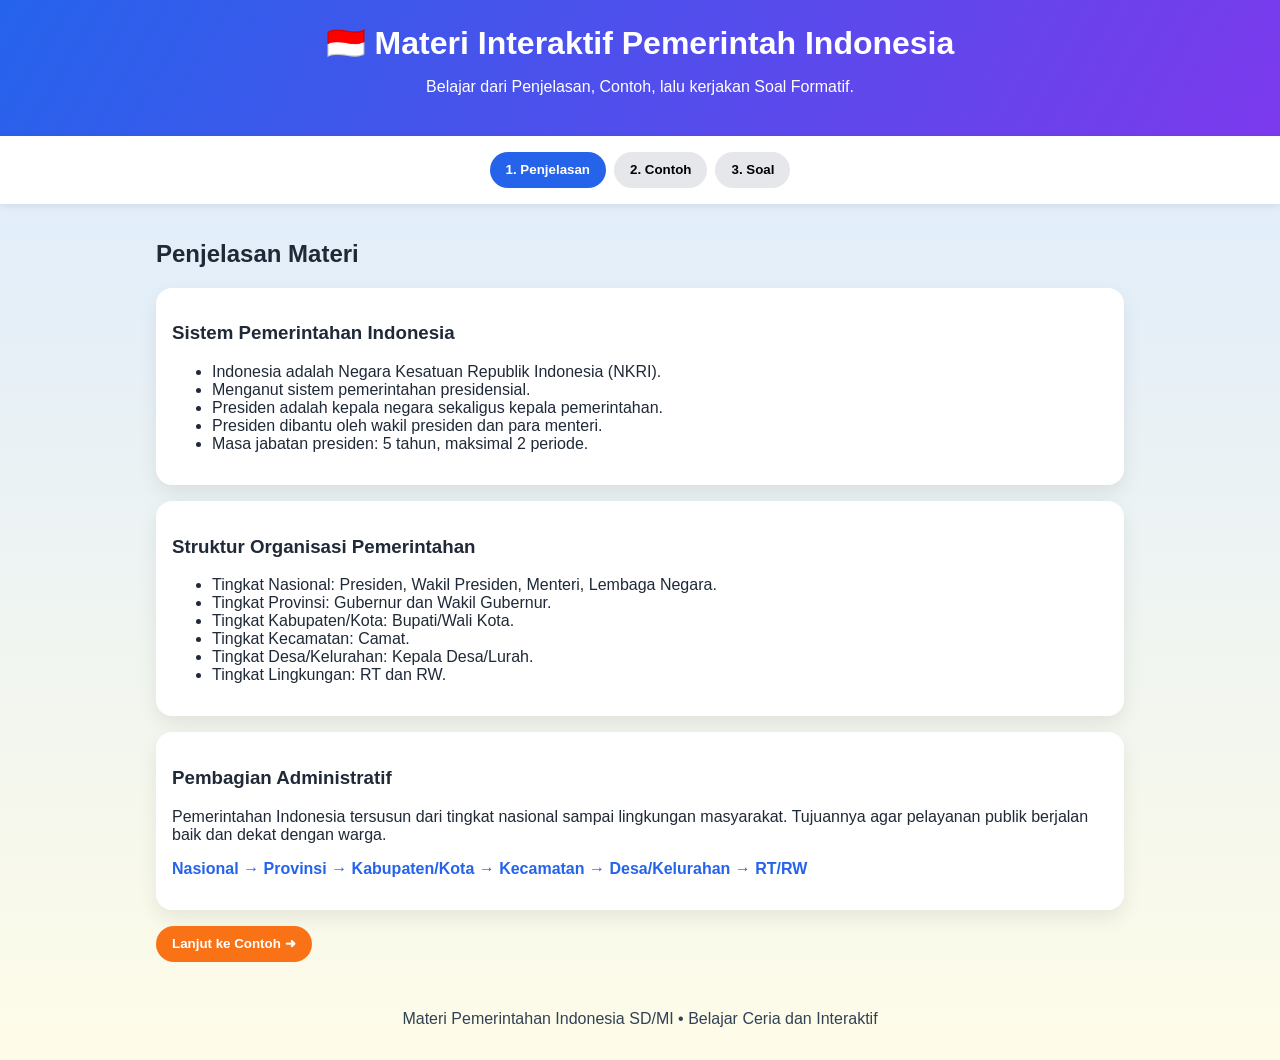
<file: index.html>
<!DOCTYPE html>
<html lang="id">
  <head>
    <meta charset="UTF-8" />
    <meta name="viewport" content="width=device-width, initial-scale=1.0" />
    <title>Materi Interaktif Pemerintah Indonesia</title>
    <link rel="stylesheet" href="styles.css" />
  </head>
  <body>
    <header class="hero">
      <h1>🇮🇩 Materi Interaktif Pemerintah Indonesia</h1>
      <p>Belajar dari Penjelasan, Contoh, lalu kerjakan Soal Formatif.</p>
    </header>

    <nav class="nav-sections" aria-label="Navigasi materi">
      <button class="nav-btn active" data-target="penjelasan">1. Penjelasan</button>
      <button class="nav-btn" data-target="contoh">2. Contoh</button>
      <button class="nav-btn" data-target="soal">3. Soal</button>
    </nav>

    <main>
      <section id="penjelasan" class="content-section active">
        <h2>Penjelasan Materi</h2>

        <article class="card">
          <h3>Sistem Pemerintahan Indonesia</h3>
          <ul>
            <li>Indonesia adalah Negara Kesatuan Republik Indonesia (NKRI).</li>
            <li>Menganut sistem pemerintahan presidensial.</li>
            <li>Presiden adalah kepala negara sekaligus kepala pemerintahan.</li>
            <li>Presiden dibantu oleh wakil presiden dan para menteri.</li>
            <li>Masa jabatan presiden: 5 tahun, maksimal 2 periode.</li>
          </ul>
        </article>

        <article class="card">
          <h3>Struktur Organisasi Pemerintahan</h3>
          <ul>
            <li>Tingkat Nasional: Presiden, Wakil Presiden, Menteri, Lembaga Negara.</li>
            <li>Tingkat Provinsi: Gubernur dan Wakil Gubernur.</li>
            <li>Tingkat Kabupaten/Kota: Bupati/Wali Kota.</li>
            <li>Tingkat Kecamatan: Camat.</li>
            <li>Tingkat Desa/Kelurahan: Kepala Desa/Lurah.</li>
            <li>Tingkat Lingkungan: RT dan RW.</li>
          </ul>
        </article>

        <article class="card">
          <h3>Pembagian Administratif</h3>
          <p>
            Pemerintahan Indonesia tersusun dari tingkat nasional sampai lingkungan
            masyarakat. Tujuannya agar pelayanan publik berjalan baik dan dekat
            dengan warga.
          </p>
          <p class="flow">
            Nasional → Provinsi → Kabupaten/Kota → Kecamatan → Desa/Kelurahan →
            RT/RW
          </p>
        </article>

        <button class="next-btn" data-next="contoh">Lanjut ke Contoh ➜</button>
      </section>

      <section id="contoh" class="content-section">
        <h2>Contoh-Contoh</h2>

        <article class="card">
          <h3>Peran Pejabat Pemerintah</h3>
          <div class="role-grid">
            <div><strong>Presiden:</strong> memimpin pemerintahan pusat.</div>
            <div><strong>Gubernur:</strong> memimpin pemerintahan provinsi.</div>
            <div><strong>Bupati/Wali Kota:</strong> memimpin kabupaten/kota.</div>
            <div><strong>Camat:</strong> mengoordinasi pemerintahan kecamatan.</div>
            <div><strong>Kepala Desa/Lurah:</strong> memimpin desa/kelurahan.</div>
            <div><strong>Ketua RT/RW:</strong> membantu urusan warga di lingkungan.</div>
          </div>
        </article>

        <article class="card">
          <h3>Daftar 38 Provinsi dan Ibu Kota</h3>
          <div class="table-wrap">
            <table aria-label="Daftar provinsi Indonesia">
              <thead>
                <tr>
                  <th>No</th>
                  <th>Provinsi</th>
                  <th>Ibu Kota</th>
                </tr>
              </thead>
              <tbody id="province-table"></tbody>
            </table>
          </div>
        </article>

        <div class="section-actions">
          <button class="next-btn secondary" data-next="penjelasan">⬅ Kembali ke Penjelasan</button>
          <button class="next-btn" data-next="soal">Lanjut ke Soal ➜</button>
        </div>
      </section>

      <section id="soal" class="content-section">
        <h2>Soal Interaktif Formatif (12 Soal)</h2>

        <form id="quiz-form" novalidate>
          <div id="quiz-container"></div>
          <div class="quiz-actions">
            <button type="submit" class="submit-btn">Periksa Jawaban</button>
            <button type="button" id="reset-btn" class="submit-btn secondary">Ulangi</button>
          </div>
        </form>

        <section id="result" class="result" aria-live="polite"></section>
      </section>
    </main>

    <footer>
      <p>Materi Pemerintahan Indonesia SD/MI • Belajar Ceria dan Interaktif</p>
    </footer>

    <script src="script.js"></script>
  </body>
</html>
</file>
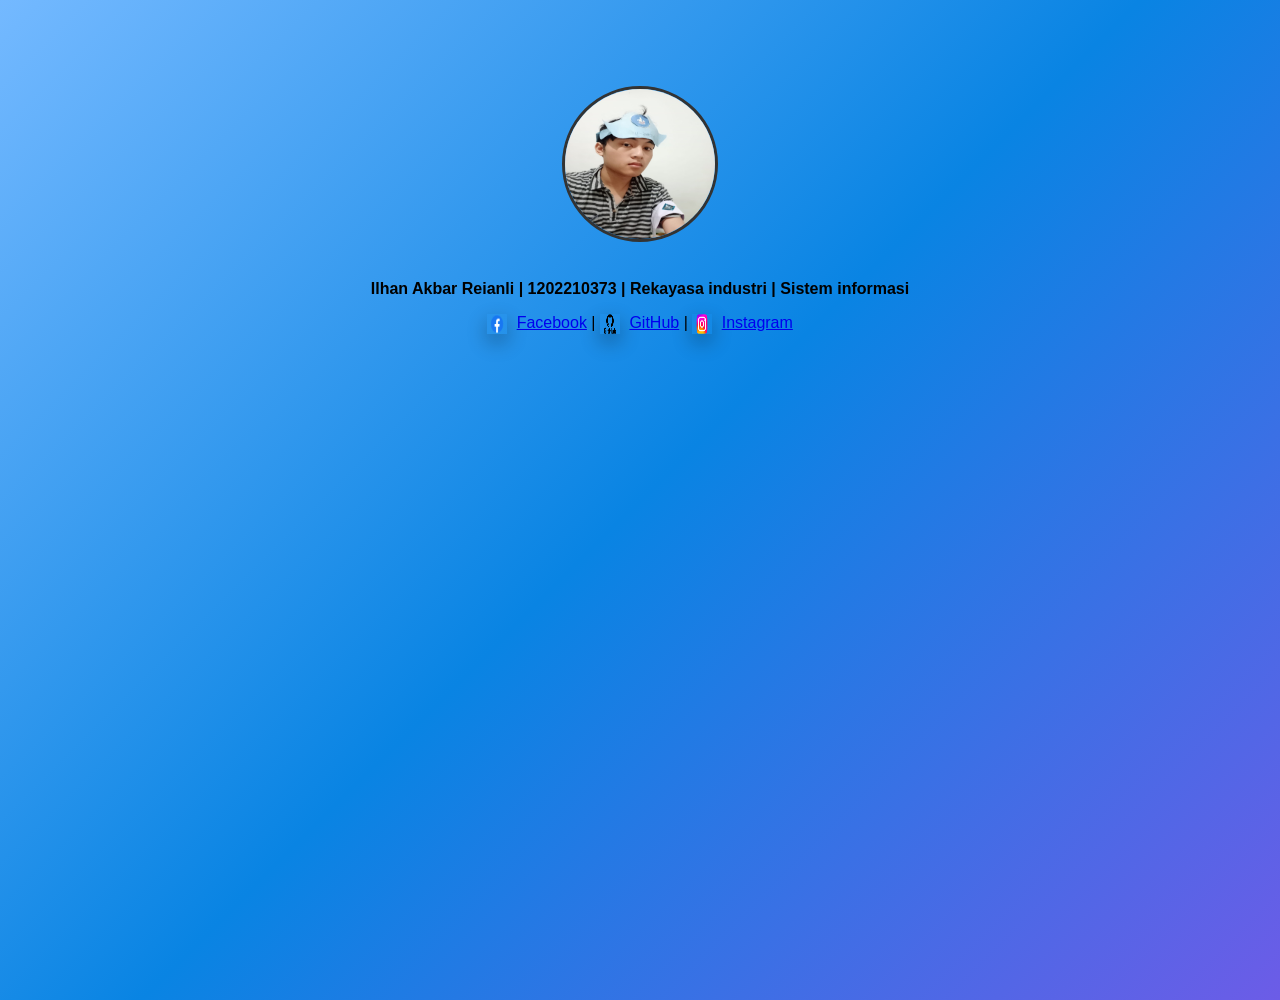
<file: website-pribadi.html>
<!DOCTYPE html>
<html>
  <head>
    <title>Profil Mahasiswa</title>
    <style>
      body {
        background: linear-gradient(
          135deg,
          #74b9ff 0%,
          #0984e3 50%,
          #6c5ce7 100%
        );
        min-height: 100vh;
        font-family: Arial, sans-serif;
        margin: 0;
        padding: 50px 20px;
        text-align: center;
      }
      .link-text {
        color: black;
        font-size: 16px;
        margin: 20px 0;
      }
      img {
        width: 150px;
        height: 150px;
        border-radius: 50%;
        border: 3px solid #333;
      }

      .icon {
        width: 20px;
        height: 20px;
        border-radius: 0;
        border: none;
        vertical-align: middle;
        margin-right: 5px;
        objek-fit: cover;
        box-shadow: 0 8px 20px rgba(0, 0, 0, 0.3);
      }
    </style>
  </head>
  <body>
    <br />
    <br />
    <center>
      <img src="photo.jpeg" alt="Foto Profil" /><br /><br />

      <p>
        <b
          >Ilhan Akbar Reianli | 1202210373 | Rekayasa industri | Sistem
          informasi</b
        >
      </p>
      <p>
        <img src="facebook logo.png" alt="Facebook" class="icon" />
        <a href="https://www.facebook.com/ilhanakbarreanli" target="_blank"
          >Facebook</a
        >
        |
        <img src="GitHub-Logo.png" alt="GitHub" class="icon" />
        <a href="https://github.com/ilhanakbar" target="_blank">GitHub</a> |
        <img src="Instagram-Logo.png" alt="Instagram" class="icon" />
        <a href="https://instagram.com/llhanar_" target="_blank">Instagram</a>
      </p>
    </center>
  </body>
</html>
</file>
<file: styles.css>
:root {
  --primary: #2563eb;
  --secondary: #f97316;
  --accent: #10b981;
  --bg: #f8fafc;
  --text: #1f2937;
  --card: #ffffff;
}

* {
  box-sizing: border-box;
}

body {
  margin: 0;
  font-family: 'Nunito', 'Segoe UI', Arial, sans-serif;
  color: var(--text);
  background: linear-gradient(180deg, #dbeafe 0%, #fefce8 100%);
}

.hero {
  text-align: center;
  padding: 1.5rem 1rem;
  background: linear-gradient(120deg, #2563eb, #7c3aed);
  color: #fff;
}

.hero h1 {
  margin: 0;
  font-size: clamp(1.4rem, 3vw, 2rem);
}

.nav-sections {
  display: flex;
  gap: 0.5rem;
  justify-content: center;
  flex-wrap: wrap;
  padding: 1rem;
  background: #fff;
  position: sticky;
  top: 0;
  z-index: 10;
  box-shadow: 0 2px 8px rgba(0, 0, 0, 0.08);
}

.nav-btn,
.next-btn,
.submit-btn {
  border: none;
  border-radius: 999px;
  padding: 0.65rem 1rem;
  font-weight: 700;
  cursor: pointer;
}

.nav-btn {
  background: #e5e7eb;
}

.nav-btn.active {
  background: var(--primary);
  color: #fff;
}

main {
  max-width: 1000px;
  margin: 0 auto;
  padding: 1rem;
}

.content-section {
  display: none;
}

.content-section.active {
  display: block;
}

.card {
  background: var(--card);
  border-radius: 16px;
  padding: 1rem;
  margin-bottom: 1rem;
  box-shadow: 0 8px 20px rgba(0, 0, 0, 0.08);
}

.flow {
  font-weight: 800;
  color: var(--primary);
}

.role-grid {
  display: grid;
  gap: 0.6rem;
  grid-template-columns: repeat(auto-fit, minmax(220px, 1fr));
}

.table-wrap {
  overflow-x: auto;
}

table {
  width: 100%;
  border-collapse: collapse;
  min-width: 500px;
}

th,
td {
  border: 1px solid #d1d5db;
  padding: 0.6rem;
  text-align: left;
}

th {
  background: #dbeafe;
}

.next-btn,
.submit-btn {
  background: var(--secondary);
  color: #fff;
}

.next-btn.secondary,
.submit-btn.secondary {
  background: #6b7280;
}

.section-actions,
.quiz-actions {
  display: flex;
  flex-wrap: wrap;
  gap: 0.6rem;
}

.question {
  background: #fff;
  border-left: 6px solid var(--accent);
  border-radius: 12px;
  padding: 0.8rem;
  margin-bottom: 0.8rem;
}

.question h4 {
  margin: 0 0 0.6rem;
}

.question label {
  display: block;
  margin-bottom: 0.35rem;
}

.question input[type='text'],
.question textarea {
  width: 100%;
  border: 1px solid #cbd5e1;
  border-radius: 8px;
  padding: 0.5rem;
}

.result {
  margin-top: 1rem;
  padding: 1rem;
  border-radius: 12px;
  background: #ecfeff;
  border: 1px solid #a5f3fc;
  display: none;
}

.result.show {
  display: block;
}

footer {
  text-align: center;
  padding: 1rem;
  color: #334155;
}

@media (max-width: 640px) {
  table {
    min-width: 100%;
  }

  th,
  td {
    font-size: 0.9rem;
  }
}
</file>
